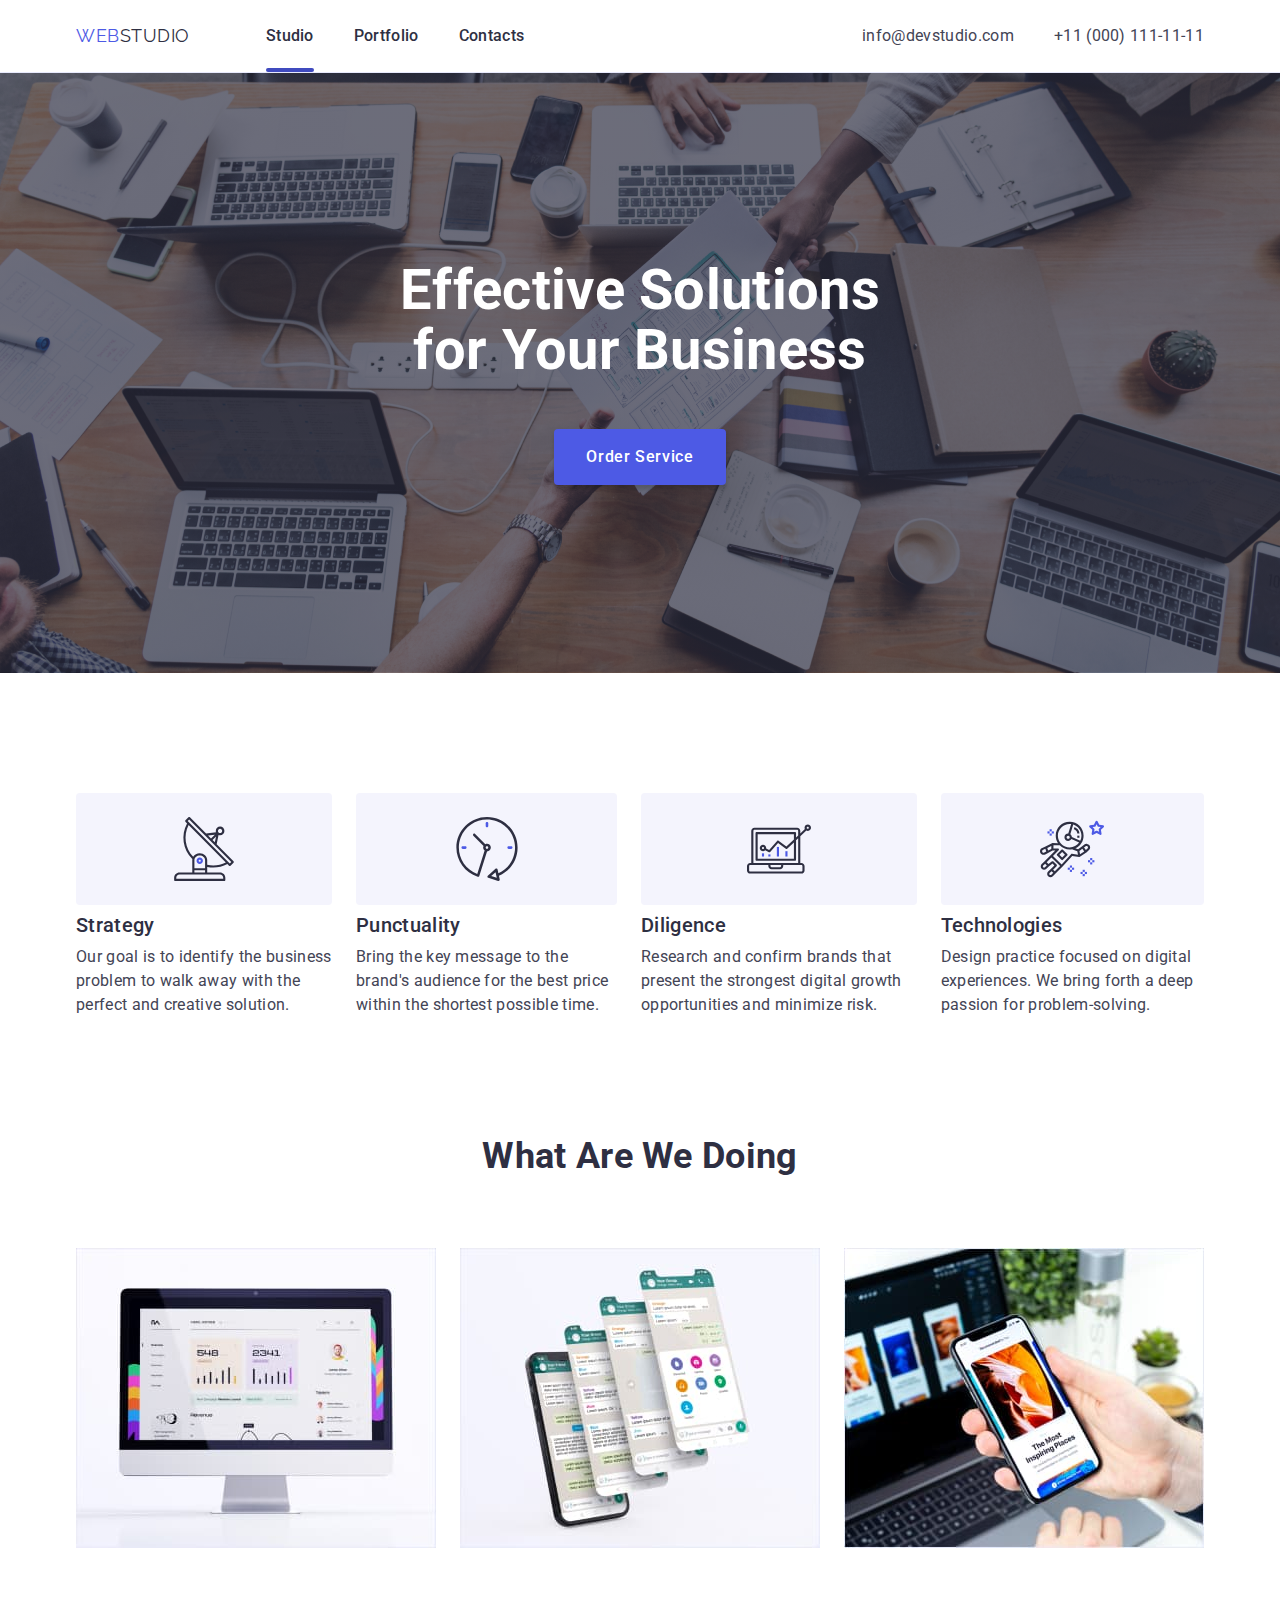
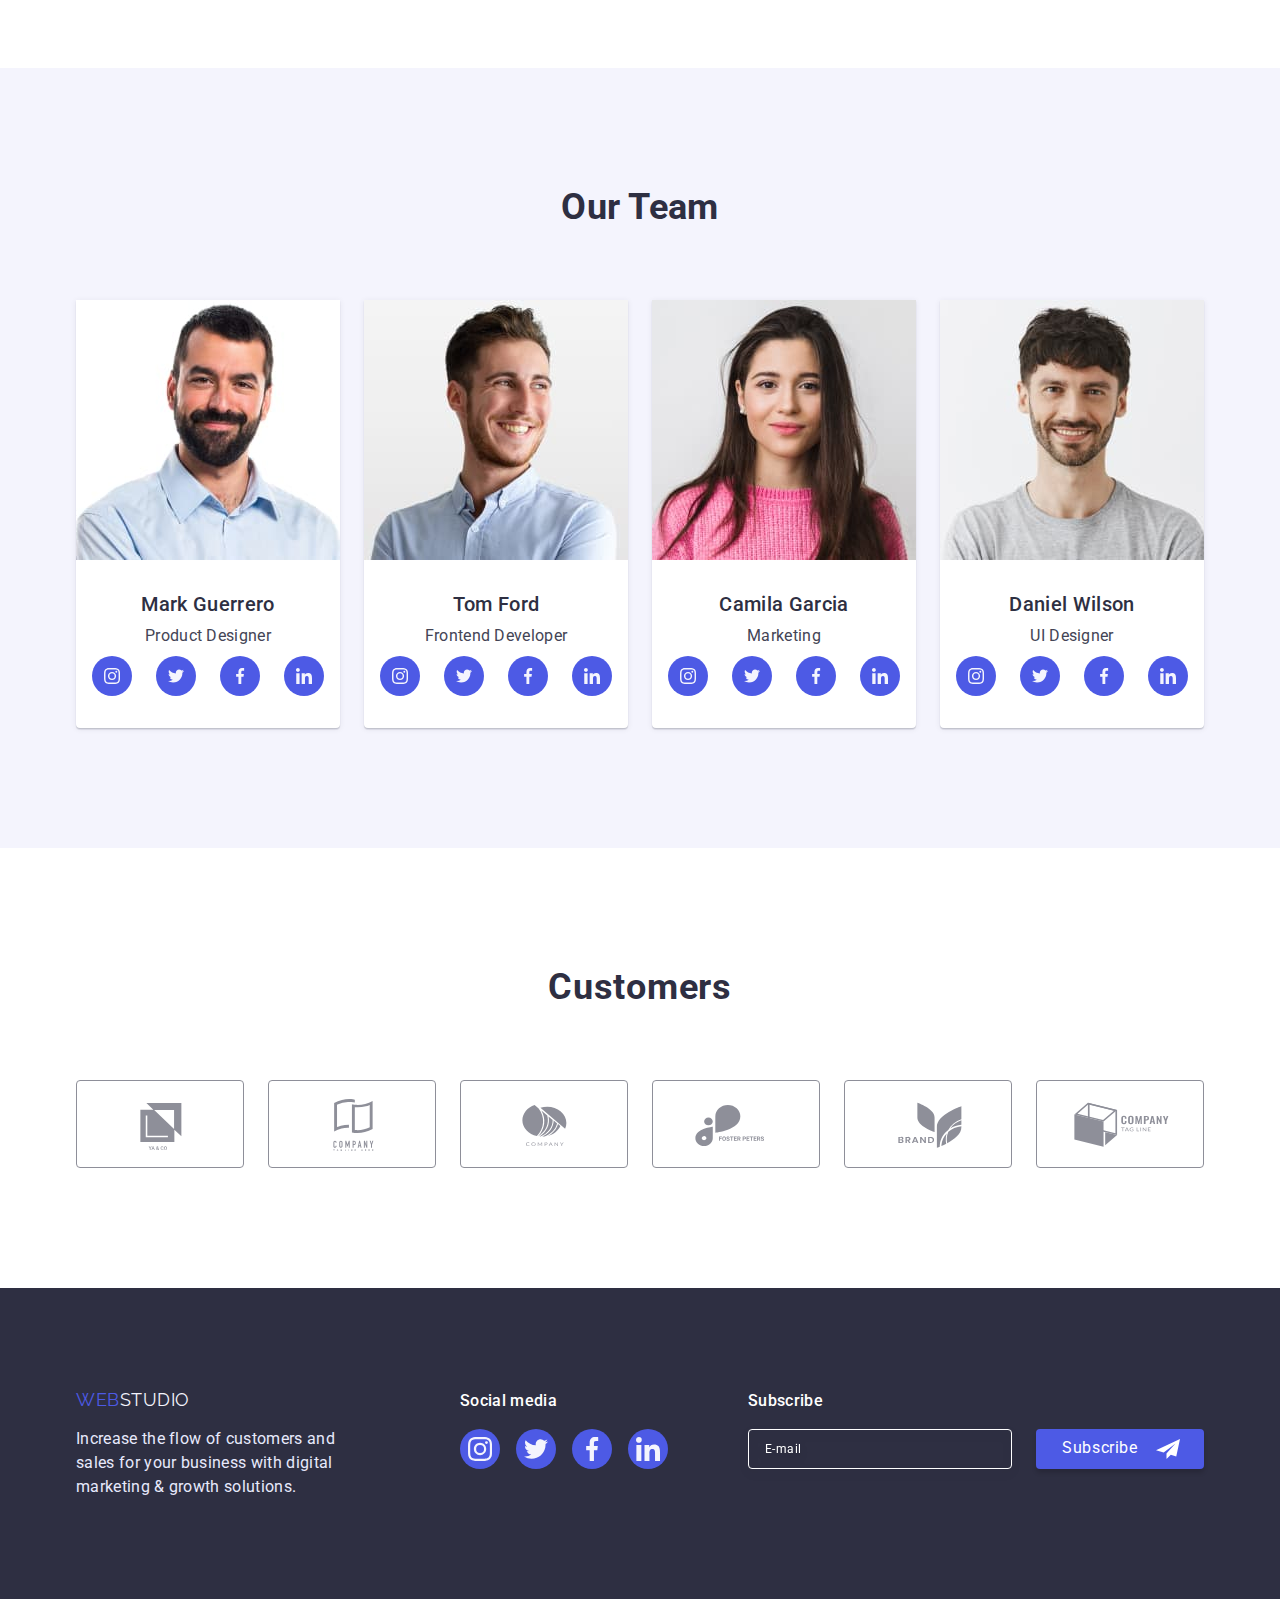
<file: index.html>
<!DOCTYPE html>
<html lang="en">
  <head>
    <meta charset="UTF-8" />
    <meta http-equiv="X-UA-Compatible" content="IE=edge" />
    <meta name="viewport" content="width=device-width, initial-scale=1.0" />
    <title>Studio</title>
    <link rel="preconnect" href="https://fonts.googleapis.com" />
    <link rel="preconnect" href="https://fonts.gstatic.com" crossorigin />
    <link
      href="https://fonts.googleapis.com/css2?family=Raleway:wght@800&family=Roboto:wght@400;500;700;900&display=swap"
      rel="stylesheet"
    />
    <link
      rel="stylesheet"
      href="https://cdn.jsdelivr.net/npm/modern-normalize@1.1.0/modern-normalize.min.css"
    />
    <link
      rel="stylesheet"
      href="https://cdnjs.cloudflare.com/ajax/libs/animate.css/4.1.1/animate.min.css"
    />
    <link href="https://unpkg.com/aos@2.3.1/dist/aos.css" rel="stylesheet" />
    <link rel="stylesheet" href="./css/styles.css" />
  </head>
  <body>
    <!-- Header -->
    <header class="header">
      <div class="container header-box">
        <!-- Navigation -->
        <nav class="navigation">
          <a href="./index.html" class="logo"
            >Web<span class="logo-header">Studio</span></a
          >
          <ul class="menu list">
            <li class="menu-item">
              <a href="./index.html" class="menu-link nav-index">Studio</a>
            </li>
            <li class="menu-item">
              <a href="./portfolio.html" class="menu-link">Portfolio</a>
            </li>
            <li class="menu-item">
              <a href="#" class="menu-link">Contacts</a>
            </li>
          </ul>
        </nav>
        <!-- Contacts -->
        <address class="contacts-box">
          <ul class="contacts list">
            <li class="contacts-item">
              <a href="mailto:info@devstudio.com" class="contacts-link"
                >info@devstudio.com</a
              >
            </li>
            <li class="contacts-item">
              <a href="tel:+110001111111" class="contacts-link"
                >+11 (000) 111-11-11</a
              >
            </li>
          </ul>
        </address>
      </div>
    </header>
    <main>
      <!-- Hero -->
      <section class="hero">
        <div class="container">
          <h1 class="hero-title">Effective Solutions for Your Business</h1>
          <button data-modal-open type="button" class="button hero-btn">
            Order Service
          </button>
        </div>
      </section>
      <!-- Features -->
      <section class="section features">
        <div class="container">
          <h2 class="section-title visually-hidden">Our Features</h2>
          <ul class="features-list list">
            <li class="features-list-item icon-antenna">
              <h3 class="features-list-title">Strategy</h3>
              <p class="features-list-text">
                Our goal is to identify the business problem to walk away with
                the perfect and creative solution.
              </p>
            </li>
            <li class="features-list-item icon-clock">
              <h3 class="features-list-title">Punctuality</h3>
              <p class="features-list-text">
                Bring the key message to the brand's audience for the best price
                within the shortest possible time.
              </p>
            </li>
            <li class="features-list-item icon-diagram">
              <h3 class="features-list-title">Diligence</h3>
              <p class="features-list-text">
                Research and confirm brands that present the strongest digital
                growth opportunities and minimize risk.
              </p>
            </li>
            <li class="features-list-item icon-astronaut">
              <h3 class="features-list-title">Technologies</h3>
              <p class="features-list-text">
                Design practice focused on digital experiences. We bring forth a
                deep passion for problem-solving.
              </p>
            </li>
          </ul>
        </div>
      </section>
      <!-- Work -->
      <section class="section work">
        <div class="container">
          <h2 class="section-title">What are we doing</h2>
          <ul class="work-list list">
            <li class="work-list-item">
              <img
                src="./images/monitor.jpg"
                alt="monitor"
                width="360"
                height="300"
              />
            </li>
            <li class="work-list-item">
              <img
                src="./images/telephone.jpg"
                alt="cellphone"
                width="360"
                height="300"
              />
            </li>
            <li class="work-list-item">
              <img
                src="./images/application.jpg"
                alt="laptop and cellphone"
                width="360"
                height="300"
              />
            </li>
          </ul>
        </div>
      </section>
      <!-- Our Team -->
      <section class="section team">
        <div class="container">
          <h2 class="section-title">Our Team</h2>
          <ul class="team-list list">
            <li class="team-list-item">
              <img
                src="./images/MarkGuerrero.jpg"
                alt="middle-aged man with beard"
                width="264"
                height="260"
              />
              <div class="team-desc">
                <h3 class="team-list-title">Mark Guerrero</h3>
                <p class="team-list-text">Product Designer</p>

                <ul class="team-soc-list list">
                  <li class="team-soc-item">
                    <a href="" class="team-soc-link link"
                      ><svg width="16" height="16" class="team-soc-icon">
                        <use
                          href="./images/svg-icons/icons.svg#icon-instagram"
                        ></use>
                      </svg>
                    </a>
                  </li>
                  <li class="team-soc-item">
                    <a href="" class="team-soc-link link"
                      ><svg width="16" height="16" class="team-soc-icon">
                        <use
                          href="./images/svg-icons/icons.svg#icon-twitter"
                        ></use>
                      </svg>
                    </a>
                  </li>
                  <li class="team-soc-item">
                    <a href="" class="team-soc-link link"
                      ><svg width="16" height="16" class="team-soc-icon">
                        <use
                          href="./images/svg-icons/icons.svg#icon-facebook"
                        ></use>
                      </svg>
                    </a>
                  </li>
                  <li class="team-soc-item">
                    <a href="" class="team-soc-link link"
                      ><svg width="16" height="16" class="team-soc-icon">
                        <use
                          href="./images/svg-icons/icons.svg#icon-linkedin"
                        ></use>
                      </svg>
                    </a>
                  </li>
                </ul>
              </div>
            </li>
            <li class="team-list-item">
              <img
                src="./images/TomFord.jpg"
                alt="young smiling man in shirt"
                width="264"
                height="260"
              />
              <div class="team-desc">
                <h3 class="team-list-title">Tom Ford</h3>
                <p class="team-list-text">Frontend Developer</p>

                <ul class="team-soc-list list">
                  <li class="team-soc-item">
                    <a href="" class="team-soc-link link"
                      ><svg width="16" height="16" class="team-soc-icon">
                        <use
                          href="./images/svg-icons/icons.svg#icon-instagram"
                        ></use>
                      </svg>
                    </a>
                  </li>
                  <li class="team-soc-item">
                    <a href="" class="team-soc-link link"
                      ><svg width="16" height="16" class="team-soc-icon">
                        <use
                          href="./images/svg-icons/icons.svg#icon-twitter"
                        ></use>
                      </svg>
                    </a>
                  </li>
                  <li class="team-soc-item">
                    <a href="" class="team-soc-link link"
                      ><svg width="16" height="16" class="team-soc-icon">
                        <use
                          href="./images/svg-icons/icons.svg#icon-facebook"
                        ></use>
                      </svg>
                    </a>
                  </li>
                  <li class="team-soc-item">
                    <a href="" class="team-soc-link link"
                      ><svg width="16" height="16" class="team-soc-icon">
                        <use
                          href="./images/svg-icons/icons.svg#icon-linkedin"
                        ></use>
                      </svg>
                    </a>
                  </li>
                </ul>
              </div>
            </li>
            <li class="team-list-item">
              <img
                src="./images/CamilaGarcia.jpg"
                alt="young girl in a pink sweater"
                width="264"
                height="260"
              />
              <div class="team-desc">
                <h3 class="team-list-title">Camila Garcia</h3>
                <p class="team-list-text">Marketing</p>

                <ul class="team-soc-list list">
                  <li class="team-soc-item">
                    <a href="" class="team-soc-link link"
                      ><svg width="16" height="16" class="team-soc-icon">
                        <use
                          href="./images/svg-icons/icons.svg#icon-instagram"
                        ></use>
                      </svg>
                    </a>
                  </li>
                  <li class="team-soc-item">
                    <a href="" class="team-soc-link link"
                      ><svg width="16" height="16" class="team-soc-icon">
                        <use
                          href="./images/svg-icons/icons.svg#icon-twitter"
                        ></use>
                      </svg>
                    </a>
                  </li>
                  <li class="team-soc-item">
                    <a href="" class="team-soc-link link"
                      ><svg width="16" height="16" class="team-soc-icon">
                        <use
                          href="./images/svg-icons/icons.svg#icon-facebook"
                        ></use>
                      </svg>
                    </a>
                  </li>
                  <li class="team-soc-item">
                    <a href="" class="team-soc-link link"
                      ><svg width="16" height="16" class="team-soc-icon">
                        <use
                          href="./images/svg-icons/icons.svg#icon-linkedin"
                        ></use>
                      </svg>
                    </a>
                  </li>
                </ul>
              </div>
            </li>
            <li class="team-list-item">
              <img
                src="./images/DanielWilson.jpg"
                alt="young smiling man in t-shirt"
                width="264"
                height="260"
              />
              <div class="team-desc">
                <h3 class="team-list-title">Daniel Wilson</h3>
                <p class="team-list-text">UI Designer</p>

                <ul class="team-soc-list list">
                  <li class="team-soc-item">
                    <a href="" class="team-soc-link link"
                      ><svg width="16" height="16" class="team-soc-icon">
                        <use
                          href="./images/svg-icons/icons.svg#icon-instagram"
                        ></use>
                      </svg>
                    </a>
                  </li>
                  <li class="team-soc-item">
                    <a href="" class="team-soc-link link"
                      ><svg width="16" height="16" class="team-soc-icon">
                        <use
                          href="./images/svg-icons/icons.svg#icon-twitter"
                        ></use>
                      </svg>
                    </a>
                  </li>
                  <li class="team-soc-item">
                    <a href="" class="team-soc-link link"
                      ><svg width="16" height="16" class="team-soc-icon">
                        <use
                          href="./images/svg-icons/icons.svg#icon-facebook"
                        ></use>
                      </svg>
                    </a>
                  </li>
                  <li class="team-soc-item">
                    <a href="" class="team-soc-link link"
                      ><svg width="16" height="16" class="team-soc-icon">
                        <use
                          href="./images/svg-icons/icons.svg#icon-linkedin"
                        ></use>
                      </svg>
                    </a>
                  </li>
                </ul>
              </div>
            </li>
          </ul>
        </div>
      </section>
      <!-- Section Customers -->
      <section class="section customers">
        <div class="container">
          <h2 class="section-title">Customers</h2>

          <ul class="customers-list list">
            <li class="customers-item">
              <a href="" class="customers-link link"
                ><svg width="104" height="56" class="customers-icon">
                  <use href="./images/svg-icons/icons.svg#icon-yaco"></use>
                </svg>
              </a>
            </li>
            <li class="customers-item">
              <a href="" class="customers-link link"
                ><svg width="104" height="56" class="customers-icon">
                  <use
                    href="./images/svg-icons/icons.svg#icon-company-tagline-here"
                  ></use>
                </svg>
              </a>
            </li>
            <li class="customers-item">
              <a href="" class="customers-link link"
                ><svg width="104" height="56" class="customers-icon">
                  <use href="./images/svg-icons/icons.svg#icon-company"></use>
                </svg>
              </a>
            </li>
            <li class="customers-item">
              <a href="" class="customers-link link"
                ><svg width="104" height="56" class="customers-icon">
                  <use
                    href="./images/svg-icons/icons.svg#icon-foster-peters"
                  ></use>
                </svg>
              </a>
            </li>
            <li class="customers-item">
              <a href="" class="customers-link link"
                ><svg width="104" height="56" class="customers-icon">
                  <use href="./images/svg-icons/icons.svg#icon-brand"></use>
                </svg>
              </a>
            </li>
            <li class="customers-item">
              <a href="" class="customers-link link"
                ><svg width="104" height="56" class="customers-icon">
                  <use
                    href="./images/svg-icons/icons.svg#icon-company-tagline"
                  ></use>
                </svg>
              </a>
            </li>
          </ul>
        </div>
      </section>
    </main>
    <!-- Footer-->
    <footer class="footer">
      <div class="container footer-box">
        <div class="footer-desc">
          <a href="./index.html" class="logo"
            >Web<span class="logo-footer">Studio</span></a
          >
          <p class="footer-text">
            Increase the flow of customers and sales for your business with
            digital marketing & growth solutions.
          </p>
        </div>

        <!-- =Social= -->
        <div class="social-links">
          <h4 class="social-list-title">Social media</h4>
          <ul class="social-list list">
            <li class="social-list-item">
              <a class="social-list-link" href="#" aria-label="instagram">
                <svg class="social-list-icon" width="24" height="24">
                  <use
                    href="./images/svg-icons/icons.svg#icon-footer-instagram"
                  ></use>
                </svg>
              </a>
            </li>
            <li class="social-list-item">
              <a class="social-list-link" href="#" aria-label="twitter">
                <svg class="social-list-icon" width="24" height="24">
                  <use
                    href="./images/svg-icons/icons.svg#icon-footer-twitter"
                  ></use>
                </svg>
              </a>
            </li>
            <li class="social-list-item">
              <a class="social-list-link" href="#" aria-label="facebook">
                <svg class="social-list-icon" width="24" height="24">
                  <use
                    href="./images/svg-icons/icons.svg#icon-footer-facebook"
                  ></use>
                </svg>
              </a>
            </li>
            <li class="social-list-item">
              <a class="social-list-link" href="#" aria-label="linkedin">
                <svg class="social-list-icon" width="24" height="24">
                  <use
                    href="./images/svg-icons/icons.svg#icon-footer-linkedin"
                  ></use>
                </svg>
              </a>
            </li>
          </ul>
        </div>

        <div class="subscribe-box">
          <form class="form-subscribe">
            <p class="sub-list">Subscribe</p>
            <div class="form-elements">
              <input
                type="email"
                class="mail"
                placeholder="E-mail"
                name="email"
                required=""
              />
              <div class="form-button-container">
                <button type="submit" class="subscribe-button">
                  Subscribe
                </button>
                <svg class="icon" width="24px" height="24px">
                  <use href="./images/svg-icons/icons.svg#icon-Airplane"></use>
                </svg>
              </div>
            </div>
          </form>
        </div>
      </div>
    </footer>
    <!-- ===================================Modal========================== -->
    <div class="backdrop is-hidden" data-modal>
      <div class="modal">
        <button type="button" class="modal-close" data-modal-close>
          <svg class="modal-svg" width="8" height="8">
            <use
              href="./images/svg-icons/close.svg#icon-close-black-18dp-2-1"
            ></use>
          </svg>
        </button>

        <p class="modal-title">Leave your contacts and we will call you back</p>
        <form class="modal-form">
          <div class="modal-field">
            <label for="user-name" class="modal-label-textname">Name</label>
            <div class="input-wrap">
              <input
                class="modal-input"
                type="text"
                placeholder=""
                title="Your name"
                name="user-name"
                required
                id="user-name"
              />
              <svg class="modal-input-icon" width="18" height="24">
                <use href="./images/svg-icons/icons.svg#icon-person"></use>
              </svg>
            </div>
          </div>

          <div class="modal-field">
            <label for="user-phone" class="modal-label-another">Phone</label>
            <div class="input-wrap">
              <input
                class="modal-input"
                type="tel"
                title="+380 (00) 000-00-00"
                placeholder=""
                name="user-phone"
                required
                id="user-phone"
              />
              <svg class="modal-input-icon" width="18" height="24">
                <use href="./images/svg-icons/icons.svg#icon-phone"></use>
              </svg>
            </div>
          </div>

          <div class="modal-field">
            <label for="user-email" class="modal-label-another">Email</label>
            <div class="input-wrap">
              <input
                class="modal-input"
                type="email"
                placeholder=""
                title="Your email"
                name="user-email"
                id="user-email"
              />
              <svg class="modal-input-icon" width="18" height="24">
                <use href="./images/svg-icons/icons.svg#icon-email"></use>
              </svg>
            </div>
          </div>

          <div class="modal-field">
            <label for="user-comment" class="modal-label-another"
              >Comment</label
            >
            <div class="input-wrap">
              <textarea
                name="user-comment"
                id="user-comment"
                class="modal-textarea"
                placeholder="Text input"
              ></textarea>
            </div>
          </div>

          <div class="modal-field">
            <input
              name="user-privacy"
              id="privacy"
              class="modal-check visually-hidden"
              type="checkbox"
              value="true"
            />
            <label for="privacy" class="check-text">
              <span
                ><svg class="check-icon" width="10" height="8">
                  <use
                    href="./images/svg-icons/icons.svg#icon-vector"
                  ></use></svg></span
              >I accept the terms and conditions of the
              <a href="">Privacy Policy</a></label
            >
          </div>

          <button type="submit" class="button-send">Send</button>
        </form>
      </div>
    </div>
    <!-- Scripts -->
    <script src="https://unpkg.com/aos@2.3.1/dist/aos.js"></script>
    <script>
      AOS.init();
    </script>
    <script src="./js/modal.js"></script>
  </body>
</html>
</file>
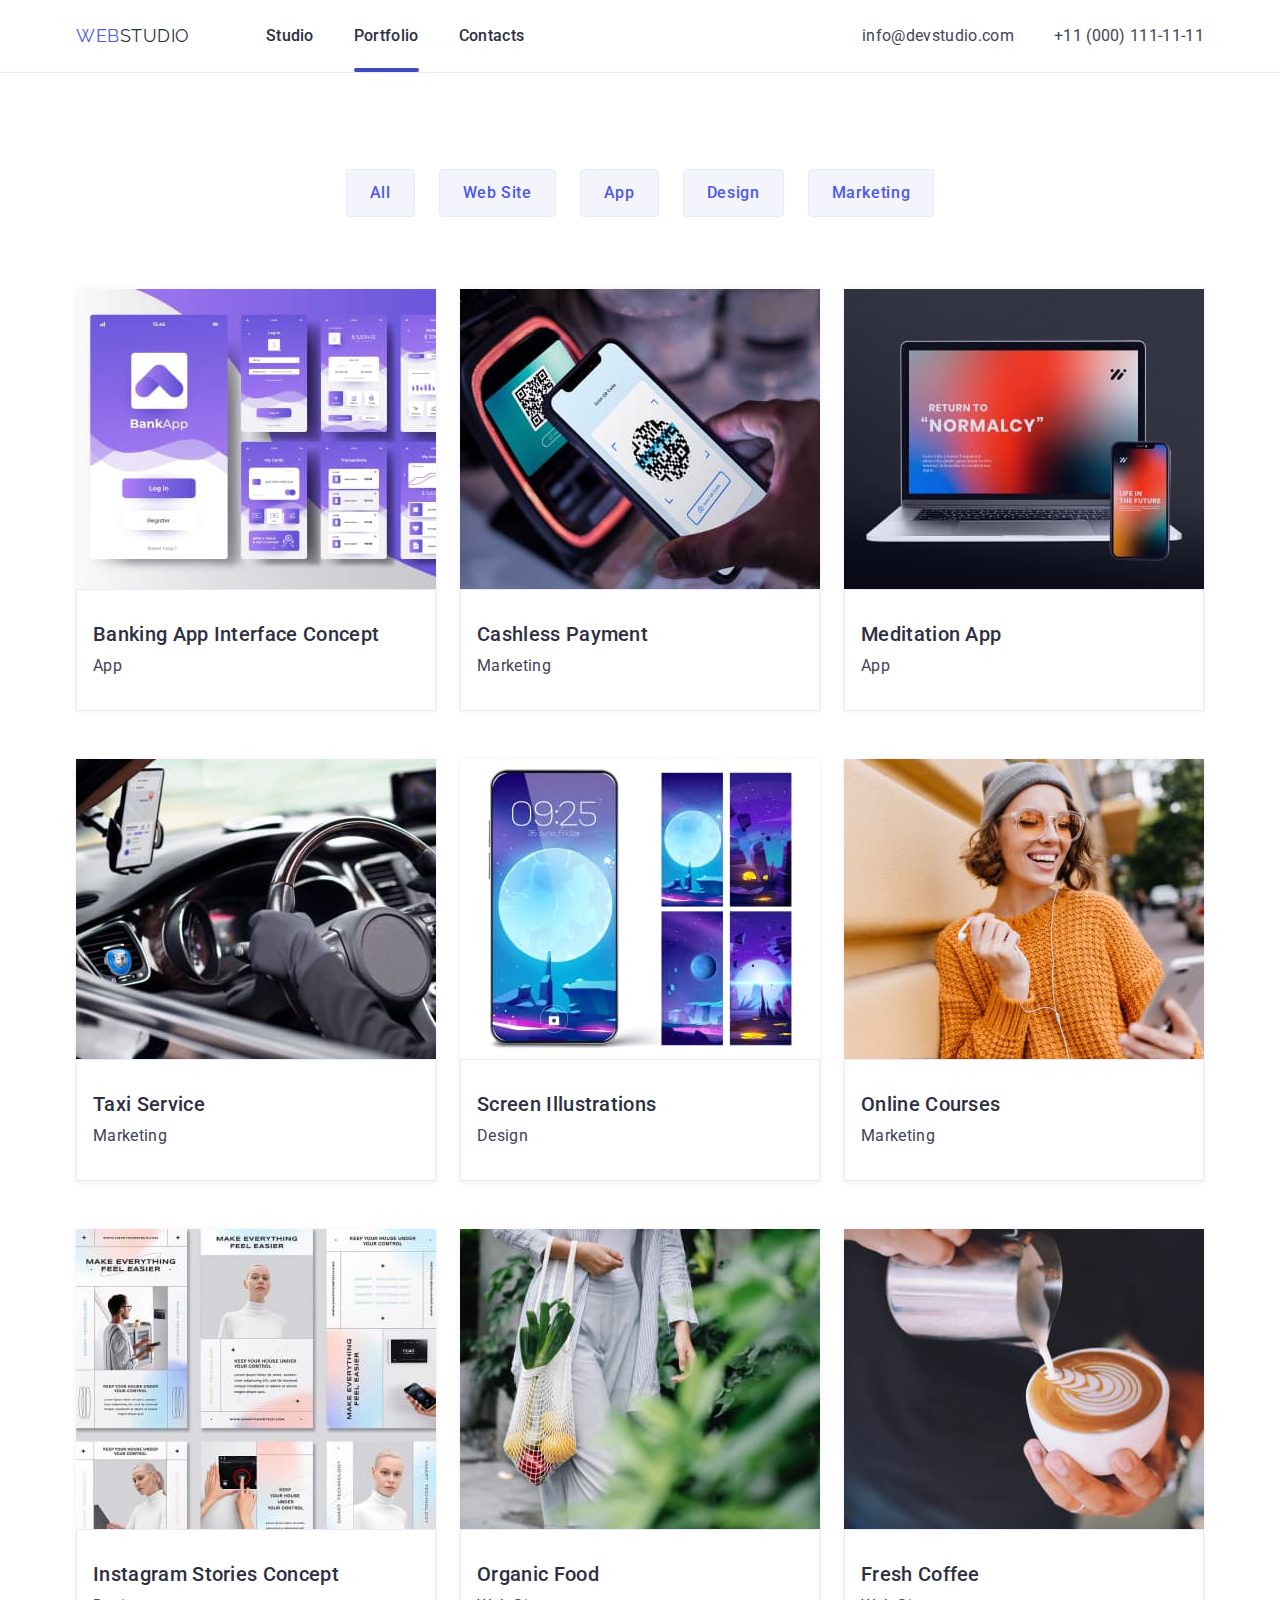
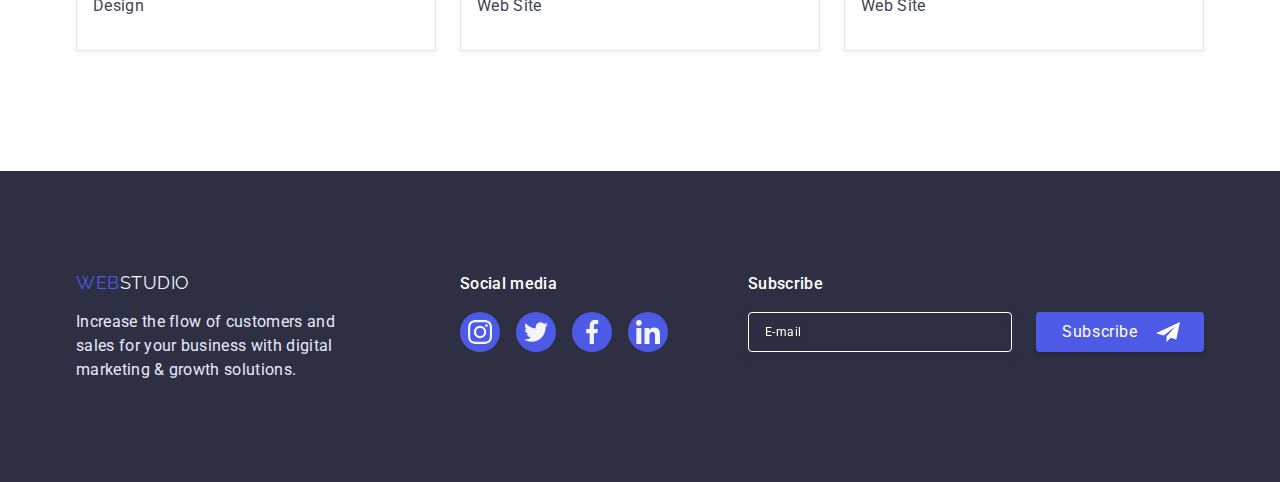
<file: portfolio.html>
<!DOCTYPE html>
<html lang="en">
  <head>
    <meta charset="UTF-8" />
    <meta http-equiv="X-UA-Compatible" content="IE=edge" />
    <meta name="viewport" content="width=device-width, initial-scale=1.0" />
    <title>Portfolio</title>
    <link rel="preconnect" href="https://fonts.googleapis.com" />
    <link rel="preconnect" href="https://fonts.gstatic.com" crossorigin />
    <link
      href="https://fonts.googleapis.com/css2?family=Raleway:wght@800&family=Roboto:wght@400;500;700;900&display=swap"
      rel="stylesheet"
    />
    <link
      rel="stylesheet"
      href="https://cdn.jsdelivr.net/npm/modern-normalize@1.1.0/modern-normalize.min.css"
    />
    <link rel="stylesheet" href="./css/styles.css" />
  </head>
  <body>
    <!-- Header -->
    <header class="header">
      <div class="container header-box">
        <!-- Navigation -->
        <nav class="navigation">
          <a href="./index.html" class="logo"
            >Web<span class="logo-header">Studio</span></a
          >
          <ul class="menu list">
            <li class="menu-item">
              <a href="./index.html" class="menu-link">Studio</a>
            </li>
            <li class="menu-item">
              <a href="./portfolio.html" class="menu-link nav-index"
                >Portfolio</a
              >
            </li>
            <li class="menu-item">
              <a href="#" class="menu-link">Contacts</a>
            </li>
          </ul>
        </nav>
        <!-- Contacts -->
        <address class="contacts-box">
          <ul class="contacts list">
            <li class="contacts-item">
              <a href="mailto:info@devstudio.com" class="contacts-link"
                >info@devstudio.com</a
              >
            </li>
            <li class="contacts-item">
              <a href="tel:+110001111111" class="contacts-link"
                >+11 (000) 111-11-11</a
              >
            </li>
          </ul>
        </address>
      </div>
    </header>
    <main>
      <!--Portfolio-->
      <section class="section portfolio">
        <div class="container">
          <h1 class="portfolio-title visually-hidden">Portfolio</h1>
          <!-- Buttons -->
          <ul class="filter list">
            <li class="filter-item">
              <button type="button" class="button filter-btn">All</button>
            </li>
            <li class="filter-item">
              <button type="button" class="button filter-btn">Web Site</button>
            </li>
            <li class="filter-item">
              <button type="button" class="button filter-btn">App</button>
            </li>
            <li class="filter-item">
              <button type="button" class="button filter-btn">Design</button>
            </li>
            <li class="filter-item">
              <button type="button" class="button filter-btn">Marketing</button>
            </li>
          </ul>
          <!-- Portfolio list -->
          <ul class="portfolio-list list">
            <li class="portfolio-list-item">
              <a class="portfolio-item link" href="">
                <div class="portfolio-item-img-wrapper">
                  <img
                    src="./images/portfolio_img/bank.jpg"
                    alt="Banking App"
                    width="360"
                    height="300"
                  />
                  <p class="overlay">
                    14 Stylish and User-Friendly App Design Concepts · Task
                    Manager App · Calorie Tracker App · Exotic Fruit Ecommerce
                    App · Cloud Storage App
                  </p>
                </div>
                <div class="wrapper">
                  <h2 class="portfolio-list-title">
                    Banking App Interface Concept
                  </h2>
                  <p class="portfolio-list-text">App</p>
                </div>
              </a>
            </li>
            <li class="portfolio-list-item">
              <a class="portfolio-item link" href="">
                <div class="portfolio-item-img-wrapper">
                  <img
                    src="./images/portfolio_img/payment.jpg"
                    alt="mobile phone is reading QR code"
                    width="360"
                    height="300"
                  />
                  <p class="overlay">
                    14 Stylish and User-Friendly App Design Concepts · Task
                    Manager App · Calorie Tracker App · Exotic Fruit Ecommerce
                    App · Cloud Storage App
                  </p>
                </div>
                <div class="wrapper">
                  <h2 class="portfolio-list-title">Cashless Payment</h2>
                  <p class="portfolio-list-text">Marketing</p>
                </div>
              </a>
            </li>
            <li class="portfolio-list-item">
              <a class="portfolio-item link" href="">
                <div class="portfolio-item-img-wrapper">
                  <img
                    src="./images/portfolio_img/app.jpg"
                    alt="laptop and cellphone"
                    width="360"
                    height="300"
                  />
                  <p class="overlay">
                    14 Stylish and User-Friendly App Design Concepts · Task
                    Manager App · Calorie Tracker App · Exotic Fruit Ecommerce
                    App · Cloud Storage App
                  </p>
                </div>
                <div class="wrapper">
                  <h2 class="portfolio-list-title">Meditation App</h2>
                  <p class="portfolio-list-text">App</p>
                </div>
              </a>
            </li>
            <li class="portfolio-list-item">
              <a class="portfolio-item link" href="">
                <div class="portfolio-item-img-wrapper">
                  <img
                    src="./images/portfolio_img/taxi.jpg"
                    alt="a person driving a car"
                    width="360"
                    height="300"
                  />
                  <p class="overlay">
                    14 Stylish and User-Friendly App Design Concepts · Task
                    Manager App · Calorie Tracker App · Exotic Fruit Ecommerce
                    App · Cloud Storage App
                  </p>
                </div>
                <div class="wrapper">
                  <h2 class="portfolio-list-title">Taxi Service</h2>
                  <p class="portfolio-list-text">Marketing</p>
                </div>
              </a>
            </li>
            <li class="portfolio-list-item">
              <a class="portfolio-item link" href="">
                <div class="portfolio-item-img-wrapper">
                  <img
                    src="./images/portfolio_img/screen.jpg"
                    alt="Screen Illustrations"
                    width="360"
                    height="300"
                  />
                  <p class="overlay">
                    14 Stylish and User-Friendly App Design Concepts · Task
                    Manager App · Calorie Tracker App · Exotic Fruit Ecommerce
                    App · Cloud Storage App
                  </p>
                </div>
                <div class="wrapper">
                  <h2 class="portfolio-list-title">Screen Illustrations</h2>
                  <p class="portfolio-list-text">Design</p>
                </div>
              </a>
            </li>
            <li class="portfolio-list-item">
              <a class="portfolio-item link" href="">
                <div class="portfolio-item-img-wrapper">
                  <img
                    src="./images/portfolio_img/online.jpg"
                    alt="smiling girl looks at the sellphone"
                    width="360"
                    height="300"
                  />
                  <p class="overlay">
                    14 Stylish and User-Friendly App Design Concepts · Task
                    Manager App · Calorie Tracker App · Exotic Fruit Ecommerce
                    App · Cloud Storage App
                  </p>
                </div>
                <div class="wrapper">
                  <h2 class="portfolio-list-title">Online Courses</h2>
                  <p class="portfolio-list-text">Marketing</p>
                </div>
              </a>
            </li>
            <li class="portfolio-list-item">
              <a class="portfolio-item link" href="">
                <div class="portfolio-item-img-wrapper">
                  <img
                    src="./images/portfolio_img/insta.jpg"
                    alt="smart home technology"
                    width="360"
                    height="300"
                  />
                  <p class="overlay">
                    14 Stylish and User-Friendly App Design Concepts · Task
                    Manager App · Calorie Tracker App · Exotic Fruit Ecommerce
                    App · Cloud Storage App
                  </p>
                </div>
                <div class="wrapper">
                  <h2 class="portfolio-list-title">
                    Instagram Stories Concept
                  </h2>
                  <p class="portfolio-list-text">Design</p>
                </div>
              </a>
            </li>
            <li class="portfolio-list-item">
              <a class="portfolio-item link" href="">
                <div class="portfolio-item-img-wrapper">
                  <img
                    src="./images/portfolio_img/food.jpg"
                    alt="a woman carries a bag of vegetables"
                    width="360"
                    height="300"
                  />
                  <p class="overlay">
                    14 Stylish and User-Friendly App Design Concepts · Task
                    Manager App · Calorie Tracker App · Exotic Fruit Ecommerce
                    App · Cloud Storage App
                  </p>
                </div>
                <div class="wrapper">
                  <h2 class="portfolio-list-title">Organic Food</h2>
                  <p class="portfolio-list-text">Web Site</p>
                </div>
              </a>
            </li>
            <li class="portfolio-list-item">
              <a class="portfolio-item link" href="">
                <div class="portfolio-item-img-wrapper">
                  <img
                    src="./images/portfolio_img/coffee.jpg"
                    alt="the man pours milk into the coffee"
                    width="360"
                    height="300"
                  />
                  <p class="overlay">
                    14 Stylish and User-Friendly App Design Concepts · Task
                    Manager App · Calorie Tracker App · Exotic Fruit Ecommerce
                    App · Cloud Storage App
                  </p>
                </div>
                <div class="wrapper">
                  <h2 class="portfolio-list-title">Fresh Coffee</h2>
                  <p class="portfolio-list-text">Web Site</p>
                </div>
              </a>
            </li>
          </ul>
        </div>
      </section>
    </main>
    <!-- Footer-->
    <footer class="footer">
      <div class="container footer-box">
        <div class="footer-desc">
          <a href="./index.html" class="logo"
            >Web<span class="logo-footer">Studio</span></a
          >
          <p class="footer-text">
            Increase the flow of customers and sales for your business with
            digital marketing & growth solutions.
          </p>
        </div>
        <!-- social -->
        <div class="social-links">
          <h4 class="social-list-title">Social media</h4>
          <ul class="social-list list">
            <li class="social-list-item">
              <a class="social-list-link" href="#" aria-label="instagram">
                <svg class="social-list-icon" width="24" height="24">
                  <use
                    href="./images/svg-icons/icons.svg#icon-footer-instagram"
                  ></use>
                </svg>
              </a>
            </li>
            <li class="social-list-item">
              <a class="social-list-link" href="#" aria-label="twitter">
                <svg class="social-list-icon" width="24" height="24">
                  <use
                    href="./images/svg-icons/icons.svg#icon-footer-twitter"
                  ></use>
                </svg>
              </a>
            </li>
            <li class="social-list-item">
              <a class="social-list-link" href="#" aria-label="facebook">
                <svg class="social-list-icon" width="24" height="24">
                  <use
                    href="./images/svg-icons/icons.svg#icon-footer-facebook"
                  ></use>
                </svg>
              </a>
            </li>
            <li class="social-list-item">
              <a class="social-list-link" href="#" aria-label="linkedin">
                <svg class="social-list-icon" width="24" height="24">
                  <use
                    href="./images/svg-icons/icons.svg#icon-footer-linkedin"
                  ></use>
                </svg>
              </a>
            </li>
          </ul>
        </div>

        <div class="subscribe-box">
          <form class="form-subscribe">
            <p class="sub-list">Subscribe</p>
            <div class="form-elements">
              <input
                type="email"
                class="mail"
                placeholder="E-mail"
                name="email"
                required=""
              />
              <div class="form-button-container">
                <button type="submit" class="subscribe-button">
                  Subscribe
                </button>
                <svg class="icon" width="24px" height="24px">
                  <use href="./images/svg-icons/icons.svg#icon-Airplane"></use>
                </svg>
              </div>
            </div>
          </form>
        </div>
      </div>
    </footer>
  </body>
</html>
</file>
<file: css/styles.css>
:root {
  --primary-text-color: #434455;
  --title-color: #2e2f42;
  --accent-color: #4d5ae5;
  --white-color: #ffffff;
  --color-cloud: #f4f4fd;
  --color-cornflower: #e7e9fc;
  --hover-color: #404bbf;
  --company-logo-color: #8e8f99;
  --transition-var: 250ms cubic-bezier(0.4, 0, 0.2, 1);
  --background-modal: #fcfcfc;
}

body {
  background-color: var(--white-color);
  color: var(--primary-text-color);
  font-family: "Roboto", sans-serif;
  letter-spacing: 0.02em;
}

h1,
h2,
h3,
h4,
h5,
h6,
p {
  margin-top: 0;
  margin-bottom: 0;
}

ul {
  margin-top: 0;
  margin-bottom: 0;
  padding-left: 0;
}

img {
  max-width: 100%;
  height: auto;
  display: block;
}

.list {
  list-style: none;
}

.visually-hidden {
  position: absolute;
  width: 1px;
  height: 1px;
  margin: -1px;
  border: 0;
  padding: 0;

  white-space: nowrap;
  clip-path: inset(100%);
  clip: rect(0 0 0 0);
  overflow: hidden;
}

/*========================Components========================*/

.visually-hidden {
  position: absolute;
  width: 1px;
  height: 1px;
  margin: -1px;
  border: 0;
  padding: 0;

  white-space: nowrap;
  clip-path: inset(100%);
  clip: rect(0 0 0 0);
  overflow: hidden;
}

.container {
  width: 1158px;
  padding: 0 15px;
  margin-left: auto;
  margin-right: auto;
}

.menu-link.current {
  color: var(--hover-color);
  position: relative;
}

.menu-item:not(:last-child),
.contacts-item:not(:last-child) {
  margin-right: 40px;
}

.button {
  font-weight: 500;
  font-size: 16px;
  line-height: 1.5;
  letter-spacing: 0.04em;
  border-radius: 4px;
  cursor: pointer;
}

.logo {
  color: var(--accent-color);
  font-family: "Raleway", sans-serif;
  font-size: 18px;
  line-height: 1.3;
  letter-spacing: 0.03em;
  text-decoration: none;
  text-transform: uppercase;
}

.menu-link,
.contacts-link {
  display: block;
  padding-top: 24px;
  padding-bottom: 24px;
  transition: var(--transition-var);
  text-decoration: none;
  line-height: 1.5;
}

.section {
  padding-top: 120px;
  padding-bottom: 120px;
}

.section-title {
  margin-bottom: 72px;

  color: var(--title-color);
  font-size: 36px;
  line-height: 1.1;
  text-align: center;
  text-transform: capitalize;
}

.features-list,
.work-list,
.team-list {
  display: flex;
  gap: 24px;
}

.features-list-title,
.team-list-title,
.portfolio-list-title {
  color: var(--title-color);
  font-weight: 500;
  font-size: 20px;
  line-height: 1.2;
}

.team-list-title,
.portfolio-list-title,
.features-list-title {
  margin-bottom: 8px;
}

.features-list-text,
.team-list-text,
.portfolio-list-text {
  line-height: 1.5;
}

/*========================Header========================*/

.header {
  border-bottom: 1px solid var(--color-cornflower);
}

.header-box {
  display: flex;
}

.logo-header {
  color: var(--title-color);
}

/*========================Menu========================*/
.navigation {
  display: flex;
  align-items: center;
}

.menu {
  display: flex;
  margin-left: 76px;
}

.nav-index::after {
  position: absolute;
  content: "";
  display: block;
  width: 100%;
  height: 4px;
  margin: 0 auto;
  left: 0;
  bottom: 0;
  background-color: var(--hover-color);
  border-radius: 2px;
}
.menu-link {
  color: var(--title-color);
  font-weight: 500;
  transition: var(--transition-var);
}
.menu-item {
  position: relative;
  display: block;
}
.menu-link:hover,
.menu-link:focus {
  color: var(--hover-color);
  content: "";
}

/* Contacts */

.contacts-box {
  margin-left: auto;
}

.contacts {
  display: flex;
}

.contacts-link {
  color: var(--primary-text-color);
  font-style: normal;
}

.contacts-link:hover,
.contacts-link:focus {
  color: var(--hover-color);
  content: "";
}

/*========================Hero========================*/
.hero {
  padding-top: 188px;
  padding-bottom: 188px;
  text-align: center;
  max-width: 1440px;
  margin: 0 auto;

  background-color: var(--title-color);
  background-image: linear-gradient(
      rgba(46, 47, 66, 0.7),
      rgba(46, 47, 66, 0.7)
    ),
    url(../images/people-office.jpg);
  background-position: center;
  background-repeat: no-repeat;
  background-size: cover;
}

.hero-title {
  width: 494px;
  margin-bottom: 48px;
  margin-left: auto;
  margin-right: auto;

  color: var(--white-color);
  font-size: 56px;
  line-height: 1.07;
}

.hero-btn {
  padding: 16px 32px;

  color: var(--white-color);
  background-color: var(--accent-color);
  border: none;
  box-shadow: 0px 4px 4px rgba(0, 0, 0, 0.15);
}

.hero-btn:hover,
.hero-btn:focus {
  background-color: var(--hover-color);
  color: var(--white-color);
  content: "";
}

/*========================Features========================*/

.features-list-item {
  flex-basis: calc((100%-72px) / 4);
}

.features-list-item::before {
  display: block;
  content: "";
  height: 112px;
  margin-bottom: 8px;
  border-radius: 4px;

  background-color: var(--color-cloud);
  background-position: center;
  background-repeat: no-repeat;
  background-size: contain;
}

.icon-antenna::before {
  background-image: url(../images/svg-icons/antenna.svg);
  background-size: auto;
}
.icon-clock::before {
  background-image: url(../images/svg-icons/clock.svg);
  background-size: auto;
}
.icon-diagram::before {
  background-image: url(../images/svg-icons/diagram.svg);
  background-size: auto;
}
.icon-astronaut::before {
  background-image: url(../images/svg-icons/astronaut.svg);
  background-size: auto;
}
/*========================Work========================*/

.section.work {
  padding-top: 0;
}

.work-list-item {
  flex-basis: calc((100%-48px) / 3);
}

/*========================Team========================*/

.section.team {
  background-color: var(--color-cloud);
}

.team-list-item {
  flex-basis: calc((100%-72px) / 4);
  background: var(--white-color);
  box-shadow: 0px 1px 6px rgba(46, 47, 66, 0.08),
    0px 1px 1px rgba(46, 47, 66, 0.16), 0px 2px 1px rgba(46, 47, 66, 0.08);
  border-radius: 0px 0px 4px 4px;
}

.team-desc {
  padding: 32px 0;
  text-align: center;
}
.team-list-text {
  margin-bottom: 8px;
}
.team-soc-list {
  display: flex;
  justify-content: center;
  gap: 24px;
}
.team-soc-item {
  width: 40px;
  height: 40px;
}
.team-soc-link {
  width: 100%;
  height: 100%;
  border-radius: 50%;
  background-color: var(--accent-color);
  display: flex;
  align-items: center;
  justify-content: center;
  color: var(--color-cloud);
  transition: var(--transition-var);
}

.team-soc-icon {
  fill: currentColor;
}
.team-soc-link:hover,
.team-soc-link:focus {
  background-color: var(--hover-color);
  content: "";
}

/*========================Footer========================*/

.footer {
  padding-top: 100px;
  padding-bottom: 100px;
  background-color: var(--title-color);
}

.logo-footer {
  color: var(--color-cloud);
}

.footer-text {
  width: 264px;
  margin-top: 16px;
  color: var(--color-cornflower);
  line-height: 1.5;
}
.footer-box {
  display: flex;
  align-items: baseline;
}
.footer-desc {
  margin-right: 120px;
}
/*========================portfolio styles======================== */

.section.portfolio {
  padding-top: 96px;
}

.filter {
  display: flex;
  justify-content: center;
  margin-bottom: 72px;
}

.filter-item:not(:last-child) {
  margin-right: 24px;
}

.filter-btn {
  padding: 11px 23px;

  color: var(--accent-color);
  background-color: var(--color-cloud);
  border: 1px solid var(--color-cornflower);
}

.filter-btn:hover,
.filter-btn:focus {
  color: var(--white-color);
  background-color: var(--hover-color);
  border-color: var(--hover-color);
  box-shadow: 0px 3px 1px rgba(0, 0, 0, 0.1), 0px 2px 1px rgba(0, 0, 0, 0.08),
    0px 2px 2px rgba(0, 0, 0, 0.12);
  content: "";
}

.portfolio-list {
  display: flex;
  flex-wrap: wrap;
  row-gap: 48px;
  column-gap: 24px;
}

.portfolio-item {
  display: block;
  text-decoration: none;
  color: inherit;
  transition: var(--transition-var);
}

.portfolio-item:hover {
  box-shadow: 0px 1px 6px rgba(46, 47, 66, 0.08),
    0px 1px 1px rgba(46, 47, 66, 0.16), 0px 2px 1px rgba(46, 47, 66, 0.08);
}

.portfolio-list-item {
  flex-basis: calc((100% - 48px) / 3);
  box-shadow: 0px 1px 6px rgba(46, 47, 66, 0.08);
}

.wrapper {
  padding-top: 32px;
  padding-bottom: 32px;
  padding-left: 16px;
  border: 1px solid var(--color-cornflower);
}

.wrapper:hover,
.wrapper:focus {
  border: 1px solid #f4f4fd;
  box-shadow: 0px 1px 6px rgba(46, 47, 66, 0.08),
    0px 1px 1px rgba(46, 47, 66, 0.16), 0px 2px 1px rgba(46, 47, 66, 0.08);
}
.portfolio-item-img-wrapper {
  position: relative;
  overflow: hidden;
}
.overlay {
  background-color: var(--accent-color);
  color: var(--color-cloud);
  transition: var(--transition-var);
  transform: translate(0, 100%);
  content: "";
  overflow: auto;

  height: 100%;
  width: 100%;
  position: absolute;
  padding-top: 40px;
  padding-right: 32px;
  padding-bottom: 164px;
  padding-left: 32px;
  top: 0;
  left: 0;
}

.portfolio-item:hover .overlay,
.portfolio-item:focus .overlay {
  transform: translate(0, 0);
  content: "";
}

/*========================Customers======================== */

.customers {
  font-family: "Roboto";
  font-style: normal;
  font-weight: 700;
  font-size: 36px;
  line-height: 1.11;
  text-align: center;
  letter-spacing: 0.02em;
  text-transform: capitalize;
  color: var(--title-color);
}

.customers-list {
  display: flex;
  justify-content: center;
  gap: 24px;
}
.customers-link {
  display: flex;
  flex-basis: calc((100%-72px) / 6);
  border: 1px solid var(--company-logo-color);
  border-radius: 4px;
  width: 168px;
  height: 88px;
  justify-content: center;
  align-items: center;
  transition: var(--transition-var);
}
.customers-icon {
  fill: var(--company-logo-color);
}

.customers-link:hover,
.customers-link:focus {
  border: 1px solid var(--hover-color);
  content: "";
}

.customers-link:hover .customers-icon,
.customers-link:focus .customers-icon {
  fill: var(--hover-color);
  content: "";
}

/* ======================================== */
.social-list-title,
.sub-list {
  margin-bottom: 16px;
  text-align: start;
  font-weight: 500;
  line-height: calc(24 / 16);
  color: var(--white-color);
}

.social-list {
  gap: 16px;
}

.social-links {
  margin-right: 80px;
}
.social-list-link {
  background-color: var(--accent-color);
  transition: var(--transition-var);
}

.social-list-link:hover,
.social-list-link:focus {
  background-color: #31d0aa;
  content: "";
}

.social-list {
  display: flex;
  justify-content: center;
}

.social-list-item {
  width: 40px;
  height: 40px;
}
.social-list-link {
  display: flex;
  justify-content: center;
  align-items: center;
  width: 100%;
  height: 100%;
  border-radius: 50%;
}
.social-list-icon {
  fill: var(--color-cloud);
}

/* ==================MODAL=============== */

.backdrop {
  position: fixed;
  top: 0;
  width: 100%;
  height: 100%;
  background: #36303067;
  transition: opacity 300ms linear, visibility 300ms linear;
}

.modal {
  width: 408px;
  min-height: 576px;
  position: absolute;
  top: 50%;
  left: 50%;
  transform: translate(-50%, -50%) scale(1);
  transition: transform 300ms linear;
  padding: 24px;

  background-color: var(--background-modal);
  box-shadow: 0px 1px 1px rgba(0, 0, 0, 0.14), 0px 1px 3px rgba(0, 0, 0, 0.12),
    0px 2px 1px rgba(0, 0, 0, 0.2);
  border-radius: 4px;
}

.backdrop.is-hidden .modal {
  transform: translate(-50%, -50%) scale(0);
}
.modal-close {
  display: flex;
  /* position: absolute; */
  cursor: pointer;

  justify-content: center;
  align-items: center;

  width: 24px;
  height: 24px;
  top: 24px;
  right: 24px;
  margin-left: auto;
  margin-bottom: 24px;
  background: #e7e9fc;
  border-radius: 50%;
  outline: transparent;
  border: 1px solid rgba(0, 0, 0, 0.1);
  transition: border-color var(--transition-var);
}

.modal-close:hover,
.modal-close:focus {
  border-color: none;
  background-color: var(--hover-color);
  content: "";
}

.modal-svg {
  fill: var(--title-color);
}

.modal-close:hover .modal-svg,
.modal-close:focus .modal-svg {
  fill: #ffffff;
}

.is-hidden {
  opacity: 0;
  visibility: hidden;
  pointer-events: none;
}

.modal-title {
  font-weight: 500;
  font-size: 16px;
  line-height: 1.5;
  text-align: center;
  letter-spacing: 0.02em;
  color: var(--title-color);
  margin-bottom: 16px;
}

.modal-input {
  width: 100%;
  height: 40px;
  border-radius: 4px;
  padding-left: 38px;
  border: 1px solid rgba(46, 47, 66, 0.4);
  outline: transparent;
  background-color: transparent;
}

.modal-field {
  margin-bottom: 8px;
}
.modal-label-textname {
  font-weight: 400;
  font-size: 12px;
  line-height: 1.17;
  letter-spacing: 0.04em;
  color: var(--company-logo-color);
  text-shadow: 0px 4px 4px rgba(0, 0, 0, 0.25);
}

.modal-label-another {
  font-weight: 400;
  font-size: 12px;
  line-height: 1.17;
  letter-spacing: 0.01em;
  color: var(--company-logo-color);
}

.modal-input-icon {
  position: absolute;
  left: 16px;
  top: 50%;
  transform: translateY(-50%);
}

.input-wrap {
  position: relative;
  margin-top: 4px;
}

.modal-input:focus,
.modal-input:hover {
  border-color: var(--hover-color);
}

.modal-input:focus + .modal-input-icon,
.modal-input:hover + .modal-input-icon {
  fill: var(--hover-color);
}

.modal-textarea {
  width: 100%;
  height: 100px;
  border: 1px solid rgba(46, 47, 66, 0.4);
  border-radius: 4px;
  background-color: transparent;
  resize: none;
  padding: 8px 16px;
  outline: transparent;
}

.modal-textarea:focus,
.modal-textarea:hover {
  border-color: var(--hover-color);
}

.modal-textarea::placeholder {
  font-size: 12px;
  line-height: 1.33;
  letter-spacing: 0.04em;
  color: rgb(99 111 106 / 50%);
}
.check-text {
  font-weight: 400;
  font-size: 12px;
  line-height: 1.17;
  letter-spacing: 0.04em;

  color: var(--company-logo-color);
  flex: none;
  order: 1;
  flex-grow: 0;

  display: flex;
  gap: 8px;
  align-items: center;
}

.check-text span {
  width: 16px;
  height: 16px;
  border: 1px solid rgba(46, 47, 66, 0.4);
  border-radius: 2px;
  display: flex;
  align-items: center;
  justify-content: center;
  fill: transparent;
  transition: var(--transition-var);
}

.modal-check:checked + .check-text span {
  background-color: var(--hover-color);
  border: none;
  fill: var(--background-modal);
}

.modal-check:focus + .check-text span,
.modal-check:hover + .check-text span {
  border-color: var(--hover-color);
}

.button-send {
  background: var(--accent-color);
  box-shadow: 0px 4px 4px rgba(0, 0, 0, 0.15);
  border-radius: 4px;
  color: var(--white-color);
  display: block;
  margin: 0 auto;
  padding: 16px 32px;
  height: 56px;
  width: 169px;
  margin-top: 24px;
  border: none;
}

.button-send:hover,
.button-send:focus {
  background-color: var(--hover-color);
  cursor: pointer;
}

/* =========================SUBSCRIBE============================ */
.subscribe-box {
  display: block;
}

.form-elements {
  display: flex;
  margin-top: 16px;
  align-items: center;
}

.form-button-container {
  position: relative;
  margin-left: 24px;
}

.form-subscribe {
  position: relative;
}
.subscribe-button {
  padding: 8px 64px 8px 24px;
  height: 40px;
  letter-spacing: 0.04em;
  color: var(--white-color);
  background-color: var(--accent-color);
  box-shadow: 0px 4px 4px rgba(0, 0, 0, 0.15);
  border-radius: 4px;
  border-color: transparent;
  cursor: pointer;
  transition: var(--transition-var);
}

.form-button-container .icon {
  position: absolute;
  top: 8px;
  right: 24px;
  pointer-events: none;
  fill: var(--white-color);
}

.subscribe-button:hover,
.subscribe-button:focus {
  background-color: var(--hover-color);
}

.form-subscribe .mail {
  color: var(--white-color);
}

.form-subscribe .mail::placeholder {
  color: var(--white-color);
  letter-spacing: 0.04em;
  font-weight: 400;
  font-size: 12px;
  line-height: 2;
}

.form-subscribe .mail {
  padding: 8px 16px;
  height: 40px;
  width: 264px;
  color: var(--white-color);
  letter-spacing: 0.04em;
  font-weight: 400;
  font-size: 12px;
  line-height: 2;
  border: 1px solid var(--white-color);
  filter: drop-shadow(0px 4px 4px rgba(0, 0, 0, 0.15));
  border-radius: 4px;
  background-color: transparent;
  outline: none;
}
</file>
